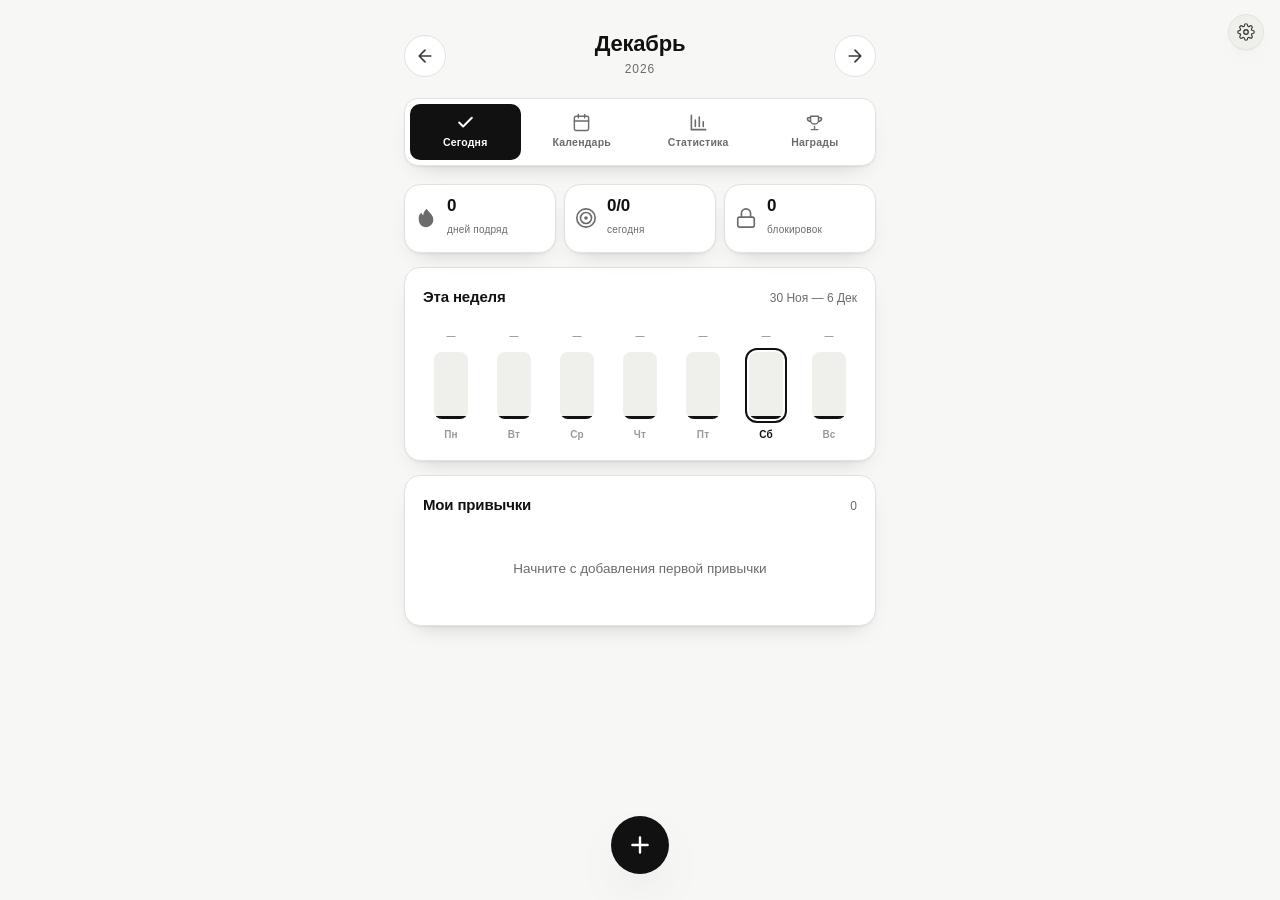
<file: index.html>
<!DOCTYPE html>
<html lang="ru" data-theme="mono">
<head>
  <meta charset="UTF-8">
  <meta name="viewport" content="width=device-width, initial-scale=1.0, viewport-fit=cover">
  <meta name="theme-color" content="#111111">
  <meta name="apple-mobile-web-app-capable" content="yes">
  <meta name="apple-mobile-web-app-status-bar-style" content="black-translucent">
  <title>HabitFlow — трекер привычек</title>
  <meta name="description" content="Трекер привычек с блокировкой телефона, статистикой и геймификацией">
  <link rel="manifest" href="manifest.json">
  <link rel="stylesheet" href="styles.css">
</head>
<body>

<svg class="sprite" aria-hidden="true" xmlns="http://www.w3.org/2000/svg">
  <symbol id="i-check" viewBox="0 0 24 24"><path d="M20 6 9 17l-5-5" fill="none" stroke="currentColor" stroke-width="2.5" stroke-linecap="round" stroke-linejoin="round"/></symbol>
  <symbol id="i-plus" viewBox="0 0 24 24"><path d="M12 5v14M5 12h14" fill="none" stroke="currentColor" stroke-width="2.2" stroke-linecap="round"/></symbol>
  <symbol id="i-trash" viewBox="0 0 24 24"><path d="M3 6h18M8 6V4a2 2 0 0 1 2-2h4a2 2 0 0 1 2 2v2m2 0v14a2 2 0 0 1-2 2H8a2 2 0 0 1-2-2V6" fill="none" stroke="currentColor" stroke-width="1.8" stroke-linecap="round" stroke-linejoin="round"/></symbol>
  <symbol id="i-edit" viewBox="0 0 24 24"><path d="M11 4H4a2 2 0 0 0-2 2v14a2 2 0 0 0 2 2h14a2 2 0 0 0 2-2v-7M18.5 2.5a2.12 2.12 0 0 1 3 3L12 15l-4 1 1-4z" fill="none" stroke="currentColor" stroke-width="1.8" stroke-linecap="round" stroke-linejoin="round"/></symbol>
  <symbol id="i-fire" viewBox="0 0 24 24"><path d="M12 22c4.42 0 8-3.58 8-8 0-3.9-2.5-6.6-4.5-8.5C14 4 13 2.5 13 2c-3 2-4 5-4 7-1-.5-1.7-1.5-2-3-2.5 2-3 4.5-3 6.5C4 18.42 7.58 22 12 22z" fill="currentColor"/></symbol>
  <symbol id="i-chart" viewBox="0 0 24 24"><path d="M3 3v18h18M8 17V9m5 8V5m5 12v-6" fill="none" stroke="currentColor" stroke-width="2" stroke-linecap="round"/></symbol>
  <symbol id="i-calendar" viewBox="0 0 24 24"><rect x="3" y="4" width="18" height="18" rx="2" fill="none" stroke="currentColor" stroke-width="1.8"/><path d="M16 2v4M8 2v4M3 10h18" stroke="currentColor" stroke-width="1.8" stroke-linecap="round"/></symbol>
  <symbol id="i-trophy" viewBox="0 0 24 24"><path d="M8 21h8m-4-4v4M7 4h10v5a5 5 0 0 1-10 0zM7 6H4a1 1 0 0 0-1 1c0 2 1.5 3.5 4 4M17 6h3a1 1 0 0 1 1 1c0 2-1.5 3.5-4 4" fill="none" stroke="currentColor" stroke-width="1.8" stroke-linecap="round" stroke-linejoin="round"/></symbol>
  <symbol id="i-target" viewBox="0 0 24 24"><circle cx="12" cy="12" r="10" fill="none" stroke="currentColor" stroke-width="1.8"/><circle cx="12" cy="12" r="6" fill="none" stroke="currentColor" stroke-width="1.8"/><circle cx="12" cy="12" r="2" fill="currentColor"/></symbol>
  <symbol id="i-lock" viewBox="0 0 24 24"><rect x="3" y="11" width="18" height="11" rx="2" fill="none" stroke="currentColor" stroke-width="1.8"/><path d="M7 11V7a5 5 0 0 1 10 0v4" fill="none" stroke="currentColor" stroke-width="1.8"/></symbol>
  <symbol id="i-x" viewBox="0 0 24 24"><path d="M18 6 6 18M6 6l12 12" fill="none" stroke="currentColor" stroke-width="2" stroke-linecap="round"/></symbol>
  <symbol id="i-arrow-l" viewBox="0 0 24 24"><path d="M19 12H5m7-7-7 7 7 7" fill="none" stroke="currentColor" stroke-width="2" stroke-linecap="round" stroke-linejoin="round"/></symbol>
  <symbol id="i-arrow-r" viewBox="0 0 24 24"><path d="M5 12h14m-7-7 7 7-7 7" fill="none" stroke="currentColor" stroke-width="2" stroke-linecap="round" stroke-linejoin="round"/></symbol>
  <symbol id="i-settings" viewBox="0 0 24 24"><circle cx="12" cy="12" r="3" fill="none" stroke="currentColor" stroke-width="1.8"/><path d="M19.4 15a1.65 1.65 0 0 0 .33 1.82l.06.06a2 2 0 1 1-2.83 2.83l-.06-.06a1.65 1.65 0 0 0-1.82-.33 1.65 1.65 0 0 0-1 1.51V21a2 2 0 1 1-4 0v-.09A1.65 1.65 0 0 0 9 19.4a1.65 1.65 0 0 0-1.82.33l-.06.06a2 2 0 1 1-2.83-2.83l.06-.06a1.65 1.65 0 0 0 .33-1.82 1.65 1.65 0 0 0-1.51-1H3a2 2 0 1 1 0-4h.09A1.65 1.65 0 0 0 4.6 9a1.65 1.65 0 0 0-.33-1.82l-.06-.06a2 2 0 1 1 2.83-2.83l.06.06a1.65 1.65 0 0 0 1.82.33H9a1.65 1.65 0 0 0 1-1.51V3a2 2 0 1 1 4 0v.09a1.65 1.65 0 0 0 1 1.51 1.65 1.65 0 0 0 1.82-.33l.06-.06a2 2 0 1 1 2.83 2.83l-.06.06a1.65 1.65 0 0 0-.33 1.82V9a1.65 1.65 0 0 0 1.51 1H21a2 2 0 1 1 0 4h-.09a1.65 1.65 0 0 0-1.51 1z" fill="none" stroke="currentColor" stroke-width="1.6"/></symbol>
  <symbol id="i-bell" viewBox="0 0 24 24"><path d="M18 8A6 6 0 0 0 6 8c0 7-3 9-3 9h18s-3-2-3-9M13.73 21a2 2 0 0 1-3.46 0" fill="none" stroke="currentColor" stroke-width="1.8" stroke-linecap="round" stroke-linejoin="round"/></symbol>
  <symbol id="i-download" viewBox="0 0 24 24"><path d="M21 15v4a2 2 0 0 1-2 2H5a2 2 0 0 1-2-2v-4M7 10l5 5 5-5M12 15V3" fill="none" stroke="currentColor" stroke-width="1.8" stroke-linecap="round" stroke-linejoin="round"/></symbol>
  <symbol id="i-upload" viewBox="0 0 24 24"><path d="M21 15v4a2 2 0 0 1-2 2H5a2 2 0 0 1-2-2v-4M17 8l-5-5-5 5M12 3v12" fill="none" stroke="currentColor" stroke-width="1.8" stroke-linecap="round" stroke-linejoin="round"/></symbol>
  <symbol id="i-note" viewBox="0 0 24 24"><path d="M14 2H6a2 2 0 0 0-2 2v16a2 2 0 0 0 2 2h12a2 2 0 0 0 2-2V8zM14 2v6h6M16 13H8M16 17H8M10 9H8" fill="none" stroke="currentColor" stroke-width="1.8" stroke-linecap="round" stroke-linejoin="round"/></symbol>
  <symbol id="i-tag" viewBox="0 0 24 24"><path d="M20.59 13.41 11 3H4v7l9.59 9.59a2 2 0 0 0 2.83 0l4.17-4.17a2 2 0 0 0 0-2.83z" fill="none" stroke="currentColor" stroke-width="1.8" stroke-linecap="round" stroke-linejoin="round"/><circle cx="7.5" cy="7.5" r=".8" fill="currentColor"/></symbol>
</svg>

<div class="app" id="app">

  <header class="topbar">
    <button class="topbar__btn" id="prevPeriod" aria-label="Предыдущий период"><svg><use href="#i-arrow-l"/></svg></button>
    <div class="topbar__date">
      <span class="topbar__month" id="currentMonthLabel">Ноябрь</span>
      <span class="topbar__year" id="currentYearLabel">2026</span>
    </div>
    <button class="topbar__btn" id="nextPeriod" aria-label="Следующий период"><svg><use href="#i-arrow-r"/></svg></button>
  </header>

  <nav class="tabs" role="tablist">
    <button class="tab is-active" data-view="today" role="tab" aria-selected="true">
      <svg><use href="#i-check"/></svg><span>Сегодня</span>
    </button>
    <button class="tab" data-view="calendar" role="tab" aria-selected="false">
      <svg><use href="#i-calendar"/></svg><span>Календарь</span>
    </button>
    <button class="tab" data-view="stats" role="tab" aria-selected="false">
      <svg><use href="#i-chart"/></svg><span>Статистика</span>
    </button>
    <button class="tab" data-view="awards" role="tab" aria-selected="false">
      <svg><use href="#i-trophy"/></svg><span>Награды</span>
    </button>
  </nav>

  <section class="view is-active" id="view-today">
    <div class="strip">
      <div class="strip__item">
        <svg class="strip__icon"><use href="#i-fire"/></svg>
        <div><strong id="sumStreak">0</strong><span>дней подряд</span></div>
      </div>
      <div class="strip__item">
        <svg class="strip__icon"><use href="#i-target"/></svg>
        <div><strong id="sumToday">0/0</strong><span>сегодня</span></div>
      </div>
      <div class="strip__item">
        <svg class="strip__icon"><use href="#i-lock"/></svg>
        <div><strong id="sumLock">0</strong><span>блокировок</span></div>
      </div>
    </div>

    <div class="card">
      <div class="card__head">
        <h2>Эта неделя</h2>
        <span class="card__sub" id="weekRange"></span>
      </div>
      <div class="weekchart" id="weekChart"></div>
    </div>

    <div class="card">
      <div class="card__head">
        <h2>Мои привычки</h2>
        <span class="card__sub" id="habitsCount">0</span>
      </div>
      <div class="habits" id="habitsContainer"></div>
      <p class="empty" id="emptyHabits">Начните с добавления первой привычки</p>
    </div>

    <button class="fab" id="openAddModal" aria-label="Добавить привычку">
      <svg><use href="#i-plus"/></svg>
    </button>
  </section>

  <section class="view" id="view-calendar">
    <div class="card">
      <div class="card__head"><h2 id="calTitle">Ноябрь 2026</h2></div>
      <div class="cal" id="calendarGrid"></div>
      <div class="cal-legend">
        <span class="cal-legend__item"><span class="cal-legend__dot cal-legend__dot--none"></span> нет данных</span>
        <span class="cal-legend__item"><span class="cal-legend__dot cal-legend__dot--partial"></span> частично</span>
        <span class="cal-legend__item"><span class="cal-legend__dot cal-legend__dot--full"></span> всё выполнено</span>
      </div>
    </div>
    <div class="card" id="dayDetailCard" hidden>
      <div class="card__head">
        <h2 id="dayDetailTitle">День</h2>
        <button class="iconbtn" id="closeDayDetail" aria-label="Закрыть"><svg><use href="#i-x"/></svg></button>
      </div>
      <div class="daydetail" id="dayDetailList"></div>
    </div>
  </section>

  <section class="view" id="view-stats">
    <div class="card">
      <div class="card__head"><h2>Общая статистика</h2></div>
      <div class="statgrid">
        <div class="statgrid__item"><span class="statgrid__value" id="stTotal">0</span><span class="statgrid__label">выполнений</span></div>
        <div class="statgrid__item"><span class="statgrid__value" id="stRate">0%</span><span class="statgrid__label">выполнение</span></div>
        <div class="statgrid__item"><span class="statgrid__value" id="stBest">0</span><span class="statgrid__label">лучший стрик</span></div>
        <div class="statgrid__item"><span class="statgrid__value" id="stAvg">0%</span><span class="statgrid__label">в среднем</span></div>
        <div class="statgrid__item"><span class="statgrid__value" id="stLocks">0</span><span class="statgrid__label">блокировок</span></div>
        <div class="statgrid__item"><span class="statgrid__value" id="stLevel">1</span><span class="statgrid__label">уровень</span></div>
      </div>
    </div>
    <div class="card"><div class="card__head"><h2>По категориям</h2></div><div class="catstats" id="catStats"></div></div>
    <div class="card"><div class="card__head"><h2>Топ привычек</h2></div><div class="toplist" id="topList"></div></div>
    <div class="card"><div class="card__head"><h2>Последние 30 дней</h2></div><div class="monthchart" id="monthChart"></div></div>
  </section>

  <section class="view" id="view-awards">
    <div class="card profile">
      <div class="profile__avatar" id="levelAvatar">1</div>
      <div class="profile__info">
        <strong id="levelName">Новичок</strong>
        <span id="levelXP">0 / 100 XP</span>
      </div>
      <div class="profile__bar"><div class="profile__fill" id="levelFill"></div></div>
    </div>
    <div class="card">
      <div class="card__head"><h2>Достижения</h2></div>
      <div class="awards" id="awardsGrid"></div>
    </div>
  </section>

  <button class="iconbtn floating-settings" id="openSettings" aria-label="Настройки">
    <svg><use href="#i-settings"/></svg>
  </button>
  <div class="toast" id="toast" role="status" aria-live="polite"></div>
</div>

<div class="overlay" id="habitModal" aria-hidden="true">
  <div class="sheet">
    <div class="sheet__handle"></div>
    <div class="sheet__head">
      <h2 id="habitModalTitle">Новая привычка</h2>
      <button class="iconbtn" id="closeHabitModal" aria-label="Закрыть"><svg><use href="#i-x"/></svg></button>
    </div>
    <form class="sheet__form" id="habitForm">
      <input type="hidden" id="habitId">
      <label class="field">
        <span class="field__label">Название</span>
        <input type="text" id="fName" placeholder="например: Чтение книги" required maxlength="60">
      </label>
      <label class="field">
        <span class="field__label">Описание / цель</span>
        <input type="text" id="fGoal" placeholder="например: 20 страниц в день" maxlength="120">
      </label>
      <div class="field-row">
        <label class="field">
          <span class="field__label">Периодичность</span>
          <select id="fPeriod">
            <option value="daily">Ежедневно</option>
            <option value="weekly">Еженедельно</option>
            <option value="monthly">Ежемесячно</option>
            <option value="custom">По дням недели</option>
          </select>
        </label>
        <label class="field" id="weekdaysField" hidden>
          <span class="field__label">Дни недели</span>
          <div class="weekdays" id="weekdaysPicker">
            <button type="button" class="wd" data-wd="1">Пн</button>
            <button type="button" class="wd" data-wd="2">Вт</button>
            <button type="button" class="wd" data-wd="3">Ср</button>
            <button type="button" class="wd" data-wd="4">Чт</button>
            <button type="button" class="wd" data-wd="5">Пт</button>
            <button type="button" class="wd" data-wd="6">Сб</button>
            <button type="button" class="wd" data-wd="0">Вс</button>
          </div>
        </label>
      </div>
      <div class="field-row">
        <label class="field">
          <span class="field__label">Категория</span>
          <select id="fCategory">
            <option value="health">Здоровье</option>
            <option value="sport">Спорт</option>
            <option value="study">Учёба</option>
            <option value="work">Работа</option>
            <option value="mind">Осознанность</option>
            <option value="social">Общение</option>
            <option value="creative">Творчество</option>
            <option value="finance">Финансы</option>
            <option value="other">Другое</option>
          </select>
        </label>
        <label class="field">
          <span class="field__label">Приоритет</span>
          <select id="fPriority">
            <option value="high">Высокий</option>
            <option value="medium" selected>Средний</option>
            <option value="low">Низкий</option>
          </select>
        </label>
      </div>
      <label class="field">
        <span class="field__label">Цвет метки</span>
        <div class="colors" id="colorPicker">
          <button type="button" class="color is-active" data-color="#111111" style="--c:#111111"></button>
          <button type="button" class="color" data-color="#444444" style="--c:#444444"></button>
          <button type="button" class="color" data-color="#888888" style="--c:#888888"></button>
          <button type="button" class="color" data-color="#bbbbbb" style="--c:#bbbbbb"></button>
          <button type="button" class="color" data-color="#e0e0e0" style="--c:#e0e0e0"></button>
        </div>
      </label>
      <div class="field-row">
        <label class="field">
          <span class="field__label">Блокировка при пропуске (мин)</span>
          <input type="number" id="fLock" min="0" max="1440" value="30">
        </label>
        <label class="field">
          <span class="field__label">Напоминание (время)</span>
          <input type="time" id="fReminder" value="20:00">
          <span class="field__hint">Оставьте пустым, чтобы выключить</span>
        </label>
      </div>
      <label class="field">
        <span class="field__label">Заметка (необязательно)</span>
        <textarea id="fNote" rows="2" maxlength="300" placeholder="Любая заметка…"></textarea>
      </label>
      <div class="sheet__actions">
        <button type="submit" class="btn btn--primary btn--block">Сохранить</button>
      </div>
    </form>
  </div>
</div>

<div class="overlay" id="settingsModal" aria-hidden="true">
  <div class="sheet">
    <div class="sheet__handle"></div>
    <div class="sheet__head">
      <h2>Настройки</h2>
      <button class="iconbtn" id="closeSettings" aria-label="Закрыть"><svg><use href="#i-x"/></svg></button>
    </div>
    <div class="sheet__body settings">
      <div class="setting">
        <div class="setting__info"><strong>Тема оформления</strong><span>Выберите внешний вид приложения</span></div>
        <select id="setTheme"><option value="mono">Чёрно-белая</option><option value="paper">Бумага</option><option value="night">Ночь</option></select>
      </div>
      <div class="setting">
        <div class="setting__info"><strong>Уведомления</strong><span>Разрешить напоминания</span></div>
        <label class="switch"><input type="checkbox" id="setNotify"><span class="switch__track"></span></label>
      </div>
      <div class="setting">
        <div class="setting__info"><strong>Время блокировки по умолчанию</strong><span>Минуты при пропуске привычки</span></div>
        <input type="number" id="setLockDefault" min="0" max="1440" value="30">
      </div>
      <div class="setting">
        <div class="setting__info"><strong>Время суток для блокировки</strong><span>Час, после которого блокировать</span></div>
        <input type="time" id="setLockHour" value="20:00">
      </div>
      <div class="setting-actions">
        <button class="btn btn--outline" id="exportBtn"><svg><use href="#i-download"/></svg> Экспорт данных</button>
        <button class="btn btn--outline" id="importBtn"><svg><use href="#i-upload"/></svg> Импорт данных</button>
        <input type="file" id="importFile" accept="application/json" hidden>
      </div>
      <div class="setting-actions"><button class="btn btn--danger" id="resetBtn">Сбросить все данные</button></div>
      <p class="settings__version">HabitFlow v2.0 · данные хранятся локально</p>
    </div>
  </div>
</div>

<div class="lockscreen" id="lockScreen" aria-hidden="true">
  <div class="lockscreen__inner">
    <div class="lockscreen__icon"><svg><use href="#i-lock"/></svg></div>
    <h2>Привычка не выполнена</h2>
    <p>Вы не отметили <strong id="lockHabitName"></strong>.<br>Телефон заблокирован на <strong id="lockMinutes"></strong> мин.</p>
    <div class="lockscreen__timer" id="lockTimer">00:00</div>
    <button class="btn btn--primary lockscreen__btn" id="lockConfirm" disabled>Понятно</button>
    <p class="lockscreen__hint">Это помогает не пропускать привычки в будущем</p>
  </div>
</div>

<div class="overlay" id="detailModal" aria-hidden="true">
  <div class="sheet sheet--detail">
    <div class="sheet__handle"></div>
    <div class="sheet__head">
      <h2 id="detailTitle">Привычка</h2>
      <button class="iconbtn" id="closeDetail" aria-label="Закрыть"><svg><use href="#i-x"/></svg></button>
    </div>
    <div class="sheet__body" id="detailBody"></div>
  </div>
</div>

<script src="app.js"></script>
</body>
</html>
</file>
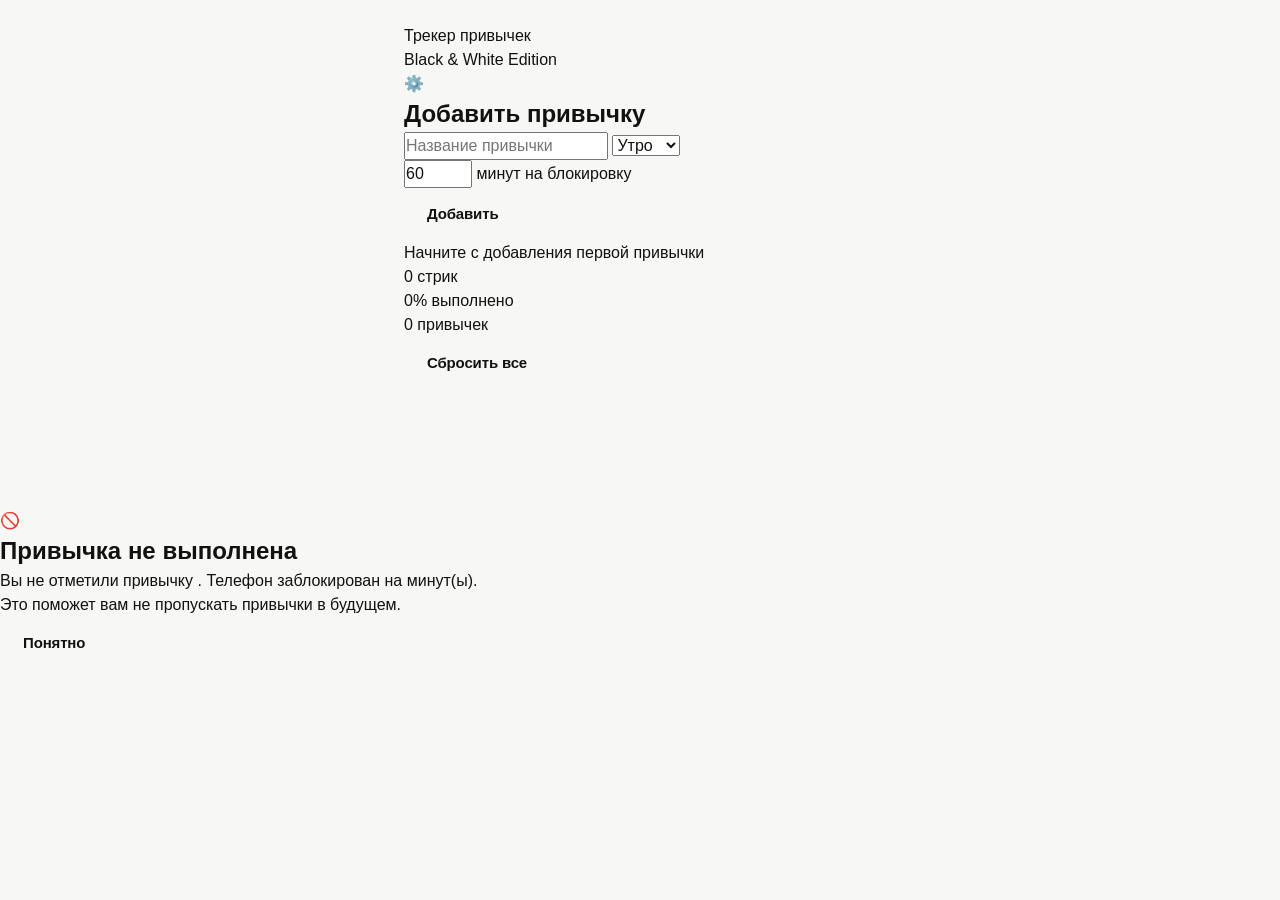
<file: habit-tracker.html>
<!DOCTYPE html>
<html lang="ru">
<head>
  <meta charset="UTF-8">
  <meta name="viewport" content="width=device-width, initial-scale=1.0">
  <title>Трекер привычек — Black & White</title>
  <link rel="stylesheet" href="styles.css">
</head>
<body>
  <div class="app">
    <!-- Шапка -->
    <header class="app-header">
      <div class="app-header__title">Трекер привычек</div>
      <div class="app-header__subtitle">Black & White Edition</div>
      <button class="app-header__settings" aria-label="Настройки">⚙️</button>
    </header>

    <!-- Основной контент -->
    <main class="app-main">
      <!-- Добавление привычки -->
      <section class="habit-add-section">
        <h2 class="visually-hidden">Добавить привычку</h2>
        <form class="habit-add-form" id="habitForm">
          <div class="form-row">
            <input type="text" class="form-input" id="habitName" placeholder="Название привычки" required>
            <select class="form-select" id="habitPeriod">
              <option value="morning">Утро</option>
              <option value="day">День</option>
              <option value="evening">Вечер</option>
            </select>
          </div>
          <div class="form-row">
            <input type="number" class="form-input" id="habitTime" placeholder="Время (минуты)" min="1" max="1440" value="60">
            <label class="form-label" for="habitTime">минут на блокировку</label>
          </div>
          <button type="submit" class="btn btn-primary">Добавить</button>
        </form>
      </section>

      <!-- Список привычек -->
      <section class="habits-list" id="habitsList">
        <p class="empty-state" id="emptyState">Начните с добавления первой привычки</p>
      </section>
    </main>

    <!-- Нижняя панель -->
    <footer class="app-footer">
      <div class="footer-stats">
        <div class="stat-item">
          <span class="stat-value" id="currentStreak">0</span>
          <span class="stat-label">стрик</span>
        </div>
        <div class="stat-item">
          <span class="stat-value" id="completionRate">0%</span>
          <span class="stat-label">выполнено</span>
        </div>
        <div class="stat-item">
          <span class="stat-value" id="totalHabits">0</span>
          <span class="stat-label">привычек</span>
        </div>
      </div>
      <button class="btn btn-secondary footer-btn" id="resetBtn">Сбросить все</button>
    </footer>
  </div>

  <!-- Модальное блокировки -->
  <div class="modal modal--locked" id="lockModal" aria-hidden="true">
    <div class="modal__content">
      <div class="modal__icon">🚫</div>
      <h2 class="modal__title">Привычка не выполнена</h2>
      <p class="modal__text">Вы не отметили привычку <strong id="lockedHabitName"></strong>. Телефон заблокирован на <strong id="lockDuration"></strong> минут(ы).</p>
      <p class="modal__info">Это поможет вам не пропускать привычки в будущем.</p>
      <button class="btn btn-primary modal__btn" id="confirmLock">Понятно</button>
    </div>
  </div>

  <script src="app.js"></script>
</body>
</html>
</file>
<file: styles.css>
/* ==========================================================================
   HabitFlow — трекер привычек
   Темы: mono (ч/б), paper (бумага), night (ночь)
   ========================================================================== */

:root, [data-theme="mono"]{
  --bg:#f7f7f5; --bg-2:#ffffff; --bg-3:#efefec;
  --ink:#111111; --ink-2:#3a3a3a; --ink-3:#6b6b6b; --ink-4:#9a9a9a;
  --line:#e2e2de; --line-2:#d2d2ce;
  --accent:#111111; --accent-2:#2c2c2c; --on-accent:#ffffff;
  --success:#111111; --danger:#111111;
  --shadow:0 1px 2px rgba(0,0,0,.05),0 10px 24px -14px rgba(0,0,0,.25);
  --shadow-lg:0 20px 50px -20px rgba(0,0,0,.4);
  --radius:16px; --radius-sm:10px; --tap:52px;
}
[data-theme="paper"]{
  --bg:#efe9dd; --bg-2:#f8f3e8; --bg-3:#e6ddcc;
  --ink:#2b2118; --ink-2:#4a3c2e; --ink-3:#7a6a58; --ink-4:#a89a86;
  --line:#ddd2bd; --line-2:#c9bca2;
  --accent:#2b2118; --accent-2:#453524; --on-accent:#f8f3e8;
  --shadow:0 1px 2px rgba(43,33,24,.08),0 10px 24px -14px rgba(43,33,24,.3);
  --shadow-lg:0 20px 50px -20px rgba(43,33,24,.45);
}
[data-theme="night"]{
  --bg:#0e0e10; --bg-2:#17171a; --bg-3:#1f1f23;
  --ink:#f2f2f0; --ink-2:#d5d5d2; --ink-3:#a0a09c; --ink-4:#6d6d6a;
  --line:#26262a; --line-2:#333338;
  --accent:#f2f2f0; --accent-2:#d5d5d2; --on-accent:#111111;
  --shadow:0 1px 2px rgba(0,0,0,.4),0 10px 24px -14px rgba(0,0,0,.7);
  --shadow-lg:0 20px 50px -20px rgba(0,0,0,.8);
}

*,*::before,*::after{box-sizing:border-box;margin:0;padding:0}
html{font-size:16px;-webkit-text-size-adjust:100%;scroll-behavior:smooth}
body{
  font-family:-apple-system,BlinkMacSystemFont,"Segoe UI",Roboto,"Helvetica Neue",Arial,sans-serif;
  background:var(--bg); color:var(--ink); line-height:1.5; min-height:100dvh;
  -webkit-font-smoothing:antialiased; -webkit-tap-highlight-color:transparent;
  transition:background .3s ease,color .3s ease; overflow-x:hidden;
}
img,svg{display:block;width:100%;height:auto}
button{font:inherit;color:inherit;background:none;border:0;cursor:pointer}
input,select,textarea{font:inherit;color:inherit}
a{color:inherit}
.sprite{position:absolute;width:0;height:0;overflow:hidden}
:focus-visible{outline:2px solid var(--accent);outline-offset:2px;border-radius:6px}
::selection{background:var(--accent);color:var(--on-accent)}

.app{max-width:460px;margin:0 auto;padding:16px 16px 120px;position:relative}

.topbar{display:flex;align-items:center;justify-content:space-between;padding:8px 0 18px}
.topbar__btn{
  width:42px;height:42px;border-radius:50%;display:flex;align-items:center;justify-content:center;
  background:var(--bg-2);border:1px solid var(--line);color:var(--ink-2);transition:transform .18s ease,background .18s ease;
}
.topbar__btn svg{width:20px;height:20px}
.topbar__btn:active{transform:scale(.92)}
.topbar__date{text-align:center}
.topbar__month{display:block;font-size:22px;font-weight:700;letter-spacing:-.01em;line-height:1.1}
.topbar__year{font-size:12px;color:var(--ink-3);font-weight:500;letter-spacing:.08em}

.tabs{
  display:flex;gap:6px;background:var(--bg-2);border:1px solid var(--line);
  border-radius:14px;padding:5px;margin-bottom:18px;position:sticky;top:8px;z-index:20;box-shadow:var(--shadow);
}
.tab{
  flex:1;display:flex;flex-direction:column;align-items:center;gap:3px;padding:9px 4px;
  border-radius:10px;color:var(--ink-3);font-size:10.5px;font-weight:600;letter-spacing:.02em;
  transition:background .2s ease,color .2s ease;
}
.tab svg{width:19px;height:19px}
.tab.is-active{background:var(--accent);color:var(--on-accent)}

.view{display:none;animation:fade .25s ease}
.view.is-active{display:block}
@keyframes fade{from{opacity:0;transform:translateY(6px)}to{opacity:1;transform:none}}

.card{
  background:var(--bg-2);border:1px solid var(--line);border-radius:var(--radius);
  padding:18px;margin-bottom:14px;box-shadow:var(--shadow);
}
.card__head{display:flex;align-items:baseline;justify-content:space-between;gap:10px;margin-bottom:14px}
.card__head h2{font-size:15px;font-weight:700;letter-spacing:-.01em}
.card__sub{font-size:12px;color:var(--ink-3);font-weight:500}

.strip{display:grid;grid-template-columns:repeat(3,1fr);gap:8px;margin-bottom:14px}
.strip__item{
  background:var(--bg-2);border:1px solid var(--line);border-radius:var(--radius);
  padding:12px 10px;display:flex;align-items:center;gap:10px;box-shadow:var(--shadow);
}
.strip__icon{width:22px;height:22px;color:var(--ink-3);flex:0 0 auto}
.strip__item strong{display:block;font-size:17px;font-weight:700;line-height:1.1;letter-spacing:-.01em}
.strip__item span{font-size:10px;color:var(--ink-3);font-weight:500;letter-spacing:.02em}

.weekchart{display:flex;align-items:flex-end;gap:7px;height:120px;padding-top:8px}
.wc-day{flex:1;display:flex;flex-direction:column;align-items:center;gap:8px;height:100%}
.wc-bar{width:100%;max-width:34px;flex:1;border-radius:8px;background:var(--bg-3);position:relative;overflow:hidden;display:flex;align-items:flex-end}
.wc-fill{width:100%;background:var(--accent);border-radius:8px;transition:height .4s ease}
.wc-day.is-today .wc-bar{outline:2px solid var(--accent);outline-offset:2px}
.wc-label{font-size:10px;font-weight:600;color:var(--ink-4);letter-spacing:.02em}
.wc-day.is-today .wc-label{color:var(--ink);font-weight:700}
.wc-pct{font-size:9px;color:var(--ink-4);font-weight:600}

.habits{display:flex;flex-direction:column;gap:8px}
.empty{text-align:center;color:var(--ink-3);font-size:13.5px;padding:28px 10px}
.habit{
  display:flex;align-items:center;gap:12px;padding:13px 14px;
  border:1px solid var(--line);border-radius:14px;background:var(--bg);
  transition:border-color .2s ease,background .2s ease,transform .15s ease;cursor:pointer;
}
.habit:active{transform:scale(.99)}
.habit.is-done{background:var(--bg-3);border-color:var(--line-2)}
.habit__check{
  width:30px;height:30px;flex:0 0 30px;border-radius:50%;border:2px solid var(--line-2);
  display:flex;align-items:center;justify-content:center;color:transparent;transition:all .2s ease;
}
.habit__check svg{width:16px;height:16px}
.habit.is-done .habit__check{background:var(--accent);border-color:var(--accent);color:var(--on-accent)}
.habit__main{flex:1;min-width:0}
.habit__name{
  font-size:14.5px;font-weight:600;letter-spacing:-.01em;
  white-space:nowrap;overflow:hidden;text-overflow:ellipsis;transition:color .2s ease;
}
.habit.is-done .habit__name{color:var(--ink-3);text-decoration:line-through;text-decoration-thickness:1.5px}
.habit__meta{display:flex;align-items:center;gap:7px;margin-top:3px;flex-wrap:wrap}
.habit__tag{
  font-size:10px;font-weight:600;letter-spacing:.04em;text-transform:uppercase;
  padding:2px 7px;border-radius:999px;background:var(--bg-2);border:1px solid var(--line);color:var(--ink-3);
}
.habit__streak{font-size:10.5px;color:var(--ink-3);display:flex;align-items:center;gap:2px;font-weight:500}
.habit__streak svg{width:11px;height:11px}
.habit__dot{width:8px;height:8px;border-radius:50%;flex:0 0 auto}
.habit__prio{font-size:9.5px;font-weight:700;letter-spacing:.06em;text-transform:uppercase;color:var(--ink-4)}
.habit__del,.habit__edit{
  width:32px;height:32px;border-radius:50%;display:flex;align-items:center;justify-content:center;
  color:var(--ink-4);opacity:0;transition:opacity .18s ease,color .18s ease,background .18s ease;
}
.habit__del svg,.habit__edit svg{width:16px;height:16px}
.habit:hover .habit__del,.habit:focus-within .habit__del,
.habit:hover .habit__edit,.habit:focus-within .habit__edit{opacity:1}
.habit__del:hover{color:var(--danger)}
.habit__edit:hover{color:var(--ink);background:var(--bg-3)}
.habit__rename{
  width:100%;font-size:14.5px;font-weight:600;letter-spacing:-.01em;color:var(--ink);
  background:var(--bg-2);border:1.5px solid var(--accent);border-radius:8px;padding:4px 8px;outline:none;font-family:inherit;
}
.habit__rename:focus{box-shadow:0 0 0 3px color-mix(in srgb,var(--accent) 12%,transparent)}

.fab{
  position:fixed;bottom:26px;left:50%;transform:translateX(-50%);
  width:58px;height:58px;border-radius:50%;background:var(--accent);color:var(--on-accent);
  display:flex;align-items:center;justify-content:center;box-shadow:var(--shadow-lg);z-index:30;transition:transform .2s ease;
}
.fab svg{width:26px;height:26px}
.fab:active{transform:translateX(-50%) scale(.92)}

.floating-settings{
  position:fixed;top:14px;right:16px;z-index:25;width:40px;height:40px;border-radius:50%;
  background:var(--bg-2);border:1px solid var(--line);display:flex;align-items:center;justify-content:center;
  color:var(--ink-3);box-shadow:var(--shadow);
}
.floating-settings svg{width:19px;height:19px}

.iconbtn{
  width:36px;height:36px;border-radius:50%;display:flex;align-items:center;justify-content:center;
  color:var(--ink-2);background:var(--bg-3);transition:background .18s ease;flex:0 0 auto;
}
.iconbtn svg{width:18px;height:18px}
.iconbtn:active{background:var(--line)}

.cal{display:grid;grid-template-columns:repeat(7,1fr);gap:5px}
.cal__dow{font-size:10px;font-weight:700;color:var(--ink-4);text-align:center;padding:4px 0;letter-spacing:.04em}
.cal__day{
  aspect-ratio:1;border-radius:10px;display:flex;flex-direction:column;align-items:center;justify-content:center;gap:2px;
  font-size:13px;font-weight:600;background:var(--bg);border:1px solid transparent;color:var(--ink-2);
  transition:transform .12s ease,background .18s ease;position:relative;
}
.cal__day:active{transform:scale(.9)}
.cal__day.is-other{opacity:.32}
.cal__day.is-today{border-color:var(--accent);color:var(--ink);font-weight:700}
.cal__day.has-data{background:var(--bg-3)}
.cal__day.is-full{background:var(--accent);color:var(--on-accent)}
.cal__dots{display:flex;gap:2px;height:4px}
.cal__dots span{width:4px;height:4px;border-radius:50%;background:var(--ink-4)}
.cal__day.is-full .cal__dots span{background:var(--on-accent)}
.cal-legend{display:flex;gap:14px;margin-top:14px;flex-wrap:wrap}
.cal-legend__item{display:flex;align-items:center;gap:6px;font-size:11px;color:var(--ink-3);font-weight:500}
.cal-legend__dot{width:10px;height:10px;border-radius:3px;background:var(--bg-3)}
.cal-legend__dot--partial{background:var(--line-2)}
.cal-legend__dot--full{background:var(--accent)}

.daydetail{display:flex;flex-direction:column;gap:8px}
.daydetail__row{display:flex;align-items:center;gap:12px;padding:10px 12px;border:1px solid var(--line);border-radius:12px;background:var(--bg)}
.daydetail__row svg{width:16px;height:16px;color:var(--ink-3)}
.daydetail__row strong{font-size:14px;font-weight:600;flex:1}
.daydetail__state{font-size:11px;font-weight:700;letter-spacing:.04em;text-transform:uppercase}
.daydetail__state.is-done{color:var(--success)}
.daydetail__state.is-miss{color:var(--ink-4)}

.statgrid{display:grid;grid-template-columns:repeat(3,1fr);gap:8px}
.statgrid__item{background:var(--bg);border:1px solid var(--line);border-radius:12px;padding:14px 8px;text-align:center}
.statgrid__value{display:block;font-size:21px;font-weight:700;letter-spacing:-.02em;line-height:1.1}
.statgrid__label{font-size:10px;color:var(--ink-3);font-weight:600;letter-spacing:.03em;text-transform:uppercase}

.catstats{display:flex;flex-direction:column;gap:10px}
.catstat__row{display:flex;align-items:center;gap:10px}
.catstat__name{font-size:13px;font-weight:600;flex:0 0 92px;white-space:nowrap;overflow:hidden;text-overflow:ellipsis}
.catstat__bar{flex:1;height:8px;border-radius:99px;background:var(--bg-3);overflow:hidden}
.catstat__fill{height:100%;background:var(--accent);border-radius:99px;transition:width .4s ease}
.catstat__val{font-size:12px;font-weight:700;flex:0 0 38px;text-align:right;color:var(--ink-2)}

.toplist{display:flex;flex-direction:column;gap:6px}
.toplist__row{display:flex;align-items:center;gap:10px;padding:9px 11px;border-radius:11px;background:var(--bg);border:1px solid var(--line)}
.toplist__rank{width:22px;font-size:12px;font-weight:700;color:var(--ink-4);text-align:center;flex:0 0 auto}
.toplist__name{flex:1;font-size:13.5px;font-weight:600;min-width:0;white-space:nowrap;overflow:hidden;text-overflow:ellipsis}
.toplist__num{font-size:12.5px;font-weight:700;color:var(--ink-2)}

.monthchart{display:flex;gap:3px;align-items:flex-end;height:110px}
.mc-bar{flex:1;border-radius:4px 4px 0 0;background:var(--accent);opacity:.85;min-height:2px;transition:height .35s ease}
.mc-bar.is-today{opacity:1}
.mc-bar.is-empty{background:var(--bg-3);opacity:1}

.profile{display:flex;align-items:center;gap:14px;flex-wrap:wrap}
.profile__avatar{
  width:58px;height:58px;border-radius:50%;background:var(--accent);color:var(--on-accent);
  display:flex;align-items:center;justify-content:center;font-size:22px;font-weight:800;flex:0 0 auto;
}
.profile__info{flex:1;min-width:120px}
.profile__info strong{display:block;font-size:17px;font-weight:700;letter-spacing:-.01em}
.profile__info span{font-size:12px;color:var(--ink-3);font-weight:500}
.profile__bar{width:100%;height:8px;border-radius:99px;background:var(--bg-3);overflow:hidden;margin-top:12px}
.profile__fill{height:100%;background:var(--accent);border-radius:99px;transition:width .5s ease}
.awards{display:grid;grid-template-columns:repeat(3,1fr);gap:8px}
.award{
  aspect-ratio:1;border-radius:14px;background:var(--bg);border:1px solid var(--line);
  display:flex;flex-direction:column;align-items:center;justify-content:center;gap:6px;padding:8px;text-align:center;transition:all .25s ease;
}
.award svg{width:26px;height:26px;color:var(--ink-4)}
.award span{font-size:9.5px;font-weight:600;color:var(--ink-3);line-height:1.2}
.award.is-unlocked{background:var(--accent);border-color:var(--accent)}
.award.is-unlocked svg{color:var(--on-accent)}
.award.is-unlocked span{color:var(--on-accent)}

.overlay{
  position:fixed;inset:0;background:rgba(0,0,0,.5);z-index:100;display:flex;align-items:flex-end;justify-content:center;
  opacity:0;visibility:hidden;transition:opacity .28s ease,visibility .28s ease;backdrop-filter:blur(2px);-webkit-backdrop-filter:blur(2px);
}
.overlay.is-open{opacity:1;visibility:visible}
.sheet{
  background:var(--bg-2);width:100%;max-width:460px;max-height:92dvh;border-radius:22px 22px 0 0;
  overflow-y:auto;-webkit-overflow-scrolling:touch;transform:translateY(100%);
  transition:transform .32s cubic-bezier(.32,.72,.24,1);box-shadow:var(--shadow-lg);padding-bottom:env(safe-area-inset-bottom);
}
.overlay.is-open .sheet{transform:none}
.sheet__handle{width:40px;height:4px;border-radius:99px;background:var(--line-2);margin:10px auto 6px;position:sticky;top:0}
.sheet__head{
  display:flex;align-items:center;justify-content:space-between;padding:8px 20px 14px;
  position:sticky;top:0;background:var(--bg-2);z-index:2;
}
.sheet__head h2{font-size:18px;font-weight:700;letter-spacing:-.01em}
.sheet__form,.sheet__body{padding:4px 20px 26px}

.field{display:block;margin-bottom:14px}
.field__label{display:block;font-size:11px;font-weight:700;letter-spacing:.06em;text-transform:uppercase;color:var(--ink-3);margin-bottom:7px}
.field input[type="text"],.field input[type="number"],.field input[type="time"],.field select,.field textarea{
  width:100%;padding:13px 14px;font-size:15.5px;background:var(--bg);border:1.5px solid var(--line-2);
  border-radius:12px;color:var(--ink);transition:border-color .18s ease,box-shadow .18s ease;appearance:none;
}
.field textarea{resize:vertical;min-height:64px}
.field__hint{display:block;font-size:11px;color:var(--ink-4);margin-top:5px}
.field input:focus,.field select:focus,.field textarea:focus{
  outline:none;border-color:var(--accent);box-shadow:0 0 0 3px color-mix(in srgb,var(--accent) 10%,transparent);
}
.field select{
  background-image:url("data:image/svg+xml,%3Csvg xmlns='http://www.w3.org/2000/svg' width='12' height='8' viewBox='0 0 12 8'%3E%3Cpath d='M1 1.5 6 6.5 11 1.5' fill='none' stroke='%23666' stroke-width='1.5' stroke-linecap='round'/%3E%3C/svg%3E");
  background-repeat:no-repeat;background-position:right 14px center;padding-right:38px;
}
.field-row{display:grid;grid-template-columns:1fr 1fr;gap:10px}
.weekdays{display:flex;gap:5px;flex-wrap:wrap}
.wd{
  width:38px;height:38px;border-radius:10px;border:1.5px solid var(--line-2);background:var(--bg);
  font-size:12px;font-weight:700;color:var(--ink-2);transition:all .15s ease;
}
.wd.is-active{background:var(--accent);border-color:var(--accent);color:var(--on-accent)}
.colors{display:flex;gap:10px}
.color{
  width:34px;height:34px;border-radius:50%;background:var(--c);border:2px solid transparent;
  box-shadow:inset 0 0 0 1px rgba(0,0,0,.12);transition:transform .15s ease,border-color .15s ease;
}
.color.is-active{border-color:var(--accent);transform:scale(1.1)}

.btn{
  display:inline-flex;align-items:center;justify-content:center;gap:8px;padding:14px 22px;border-radius:13px;
  font-size:15px;font-weight:700;letter-spacing:-.01em;transition:background .2s ease,transform .15s ease,opacity .2s ease;border:1.5px solid transparent;
}
.btn:active{transform:scale(.97)}
.btn svg{width:18px;height:18px}
.btn--primary{background:var(--accent);color:var(--on-accent)}
.btn--primary:active{background:var(--accent-2)}
.btn--outline{background:var(--bg);color:var(--ink);border-color:var(--line-2)}
.btn--outline:active{background:var(--bg-3)}
.btn--danger{background:transparent;color:var(--danger);border-color:var(--line-2)}
.btn--danger:active{background:var(--bg-3)}
.btn--block{width:100%}

.settings{display:flex;flex-direction:column;gap:4px}
.setting{display:flex;align-items:center;justify-content:space-between;gap:14px;padding:14px 0;border-bottom:1px solid var(--line)}
.setting:last-child{border-bottom:0}
.setting__info{flex:1;min-width:0}
.setting__info strong{display:block;font-size:14px;font-weight:600}
.setting__info span{font-size:11.5px;color:var(--ink-3)}
.setting select,.setting input[type="number"],.setting input[type="time"]{
  padding:9px 12px;font-size:13.5px;background:var(--bg);border:1.5px solid var(--line-2);border-radius:10px;min-width:96px;appearance:none;
}
.setting select{
  background-image:url("data:image/svg+xml,%3Csvg xmlns='http://www.w3.org/2000/svg' width='12' height='8' viewBox='0 0 12 8'%3E%3Cpath d='M1 1.5 6 6.5 11 1.5' fill='none' stroke='%23666' stroke-width='1.5' stroke-linecap='round'/%3E%3C/svg%3E");
  background-repeat:no-repeat;background-position:right 10px center;padding-right:30px;
}
.setting-actions{display:grid;grid-template-columns:1fr 1fr;gap:10px;margin-top:16px}
.setting-actions .btn--danger{grid-column:span 2}
.settings__version{text-align:center;font-size:11px;color:var(--ink-4);margin-top:18px;font-weight:500}
.switch{position:relative;display:inline-block;flex:0 0 auto}
.switch input{position:absolute;opacity:0;width:0;height:0}
.switch__track{display:block;width:48px;height:28px;border-radius:99px;background:var(--line-2);transition:background .2s ease;position:relative}
.switch__track::after{
  content:"";position:absolute;top:3px;left:3px;width:22px;height:22px;border-radius:50%;
  background:#fff;box-shadow:0 1px 3px rgba(0,0,0,.25);transition:transform .2s ease;
}
.switch input:checked + .switch__track{background:var(--accent)}
.switch input:checked + .switch__track::after{transform:translateX(20px)}

.lockscreen{
  position:fixed;inset:0;z-index:1000;background:var(--bg);display:flex;align-items:center;justify-content:center;
  padding:28px;opacity:0;visibility:hidden;transition:opacity .3s ease,visibility .3s ease;
}
.lockscreen.is-open{opacity:1;visibility:visible}
.lockscreen__inner{text-align:center;max-width:320px;width:100%}
.lockscreen__icon{
  width:80px;height:80px;margin:0 auto 22px;border-radius:50%;background:var(--accent);color:var(--on-accent);
  display:flex;align-items:center;justify-content:center;
}
.lockscreen__icon svg{width:36px;height:36px}
.lockscreen h2{font-size:20px;font-weight:700;margin-bottom:10px;letter-spacing:-.01em}
.lockscreen p{font-size:14.5px;color:var(--ink-3);line-height:1.55}
.lockscreen__timer{font-size:44px;font-weight:800;letter-spacing:-.02em;margin:22px 0;font-variant-numeric:tabular-nums;color:var(--ink)}
.lockscreen__btn{width:100%;margin-bottom:14px}
.lockscreen__btn:disabled{opacity:.4;cursor:not-allowed}
.lockscreen__hint{font-size:12px;color:var(--ink-4)}

.toast{
  position:fixed;bottom:100px;left:50%;transform:translateX(-50%) translateY(20px);
  background:var(--accent);color:var(--on-accent);padding:12px 22px;border-radius:99px;
  font-size:13.5px;font-weight:600;opacity:0;visibility:hidden;transition:all .3s cubic-bezier(.32,.72,.24,1);
  z-index:200;white-space:nowrap;max-width:90vw;box-shadow:var(--shadow-lg);
}
.toast.is-show{opacity:1;visibility:visible;transform:translateX(-50%) translateY(0)}

.detail__header{display:flex;align-items:center;gap:12px;margin-bottom:16px}
.detail__dot{width:14px;height:14px;border-radius:50%;flex:0 0 auto}
.detail__title{flex:1}
.detail__title strong{display:block;font-size:17px;font-weight:700}
.detail__title span{font-size:12px;color:var(--ink-3)}
.detail__stats{display:grid;grid-template-columns:repeat(3,1fr);gap:8px;margin-bottom:16px}
.detail__stat{background:var(--bg);border:1px solid var(--line);border-radius:12px;padding:12px 8px;text-align:center}
.detail__stat strong{display:block;font-size:19px;font-weight:700}
.detail__stat span{font-size:9.5px;color:var(--ink-3);font-weight:600;text-transform:uppercase;letter-spacing:.04em}
.detail__note{background:var(--bg);border:1px solid var(--line);border-radius:12px;padding:13px;font-size:13.5px;color:var(--ink-2);margin-bottom:16px}
.detail__note strong{display:block;font-size:11px;color:var(--ink-3);text-transform:uppercase;letter-spacing:.05em;margin-bottom:4px}
.detail__cal{display:grid;grid-template-columns:repeat(7,1fr);gap:4px}
.detail__cal-d{aspect-ratio:1;border-radius:8px;display:flex;align-items:center;justify-content:center;font-size:11px;font-weight:600;background:var(--bg);color:var(--ink-3)}
.detail__cal-d.is-done{background:var(--accent);color:var(--on-accent)}
.detail__cal-d.is-today{outline:2px solid var(--accent);outline-offset:-2px}
.detail__actions{display:flex;gap:10px;margin-top:18px}
.detail__actions .btn{flex:1}

@media (max-width:380px){
  .app{padding:12px 12px 110px}
  .statgrid{grid-template-columns:repeat(2,1fr)}
  .awards{grid-template-columns:repeat(3,1fr)}
}
@media (hover:none){
  .habit__edit,.habit__del{opacity:1}
}
@media (min-width:600px){
  .app{max-width:520px;padding:24px 24px 120px}
}
@media (prefers-reduced-motion:reduce){
  *,*::before,*::after{animation-duration:.01ms!important;transition-duration:.01ms!important}
}
</file>
